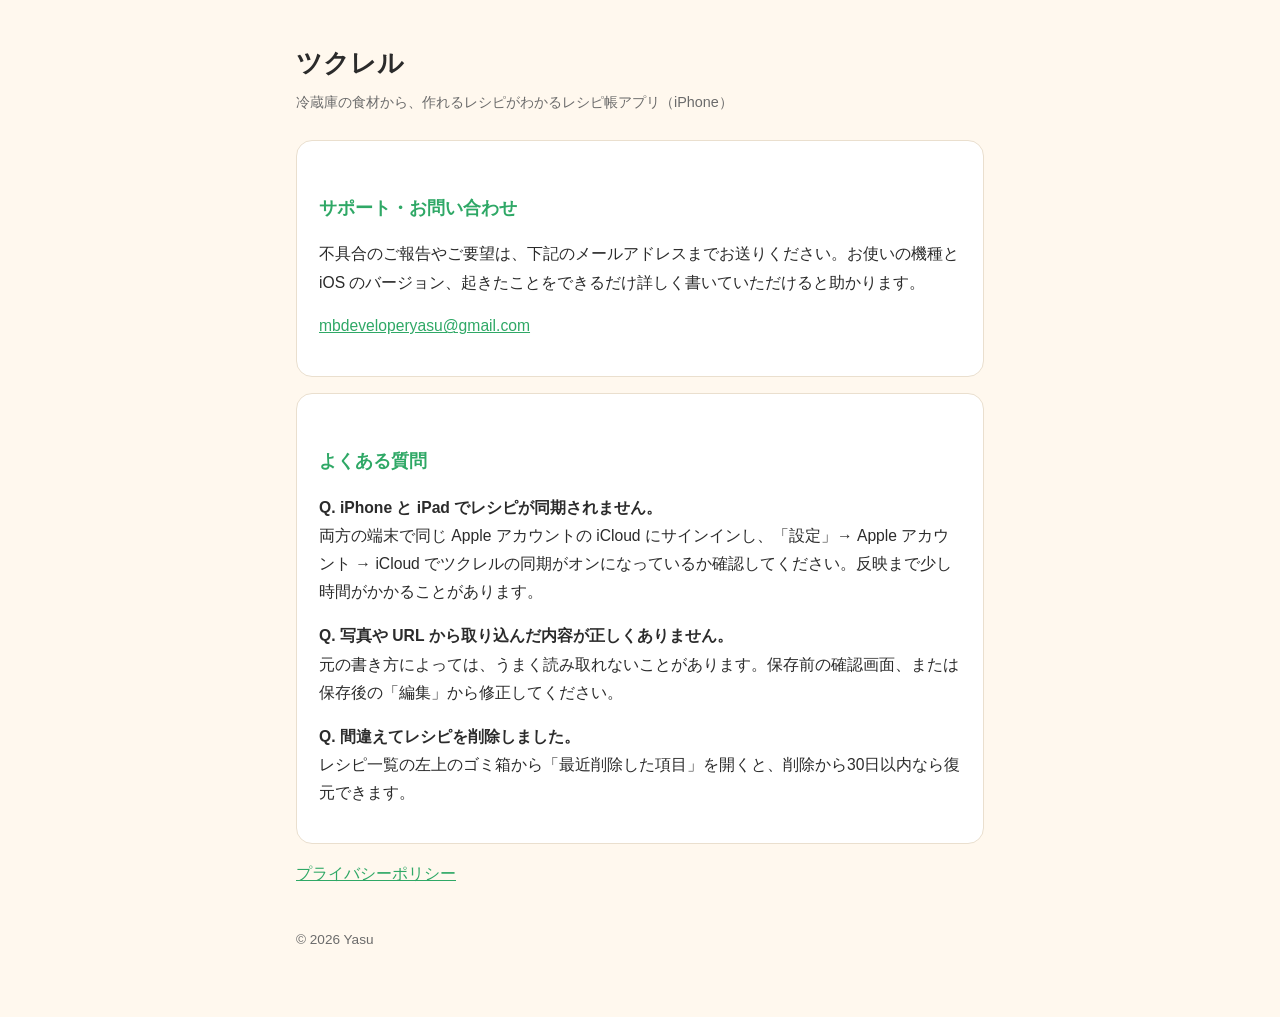
<file: index.html>
<!doctype html>
<html lang="ja">
<head>
<meta charset="utf-8">
<meta name="viewport" content="width=device-width, initial-scale=1">
<title>ツクレル サポート</title>
<link rel="stylesheet" href="style.css">
</head>
<body>
<main>
<h1>ツクレル</h1>
<p class="sub">冷蔵庫の食材から、作れるレシピがわかるレシピ帳アプリ（iPhone）</p>

<div class="card">
<h2>サポート・お問い合わせ</h2>
<p>不具合のご報告やご要望は、下記のメールアドレスまでお送りください。お使いの機種と iOS のバージョン、起きたことをできるだけ詳しく書いていただけると助かります。</p>
<p><a href="mailto:mbdeveloperyasu@gmail.com">mbdeveloperyasu@gmail.com</a></p>
</div>

<div class="card">
<h2>よくある質問</h2>
<p><strong>Q. iPhone と iPad でレシピが同期されません。</strong><br>
両方の端末で同じ Apple アカウントの iCloud にサインインし、「設定」→ Apple アカウント → iCloud でツクレルの同期がオンになっているか確認してください。反映まで少し時間がかかることがあります。</p>
<p><strong>Q. 写真や URL から取り込んだ内容が正しくありません。</strong><br>
元の書き方によっては、うまく読み取れないことがあります。保存前の確認画面、または保存後の「編集」から修正してください。</p>
<p><strong>Q. 間違えてレシピを削除しました。</strong><br>
レシピ一覧の左上のゴミ箱から「最近削除した項目」を開くと、削除から30日以内なら復元できます。</p>
</div>

<p><a href="privacy.html">プライバシーポリシー</a></p>
<footer>© 2026 Yasu</footer>
</main>
</body>
</html>
</file>
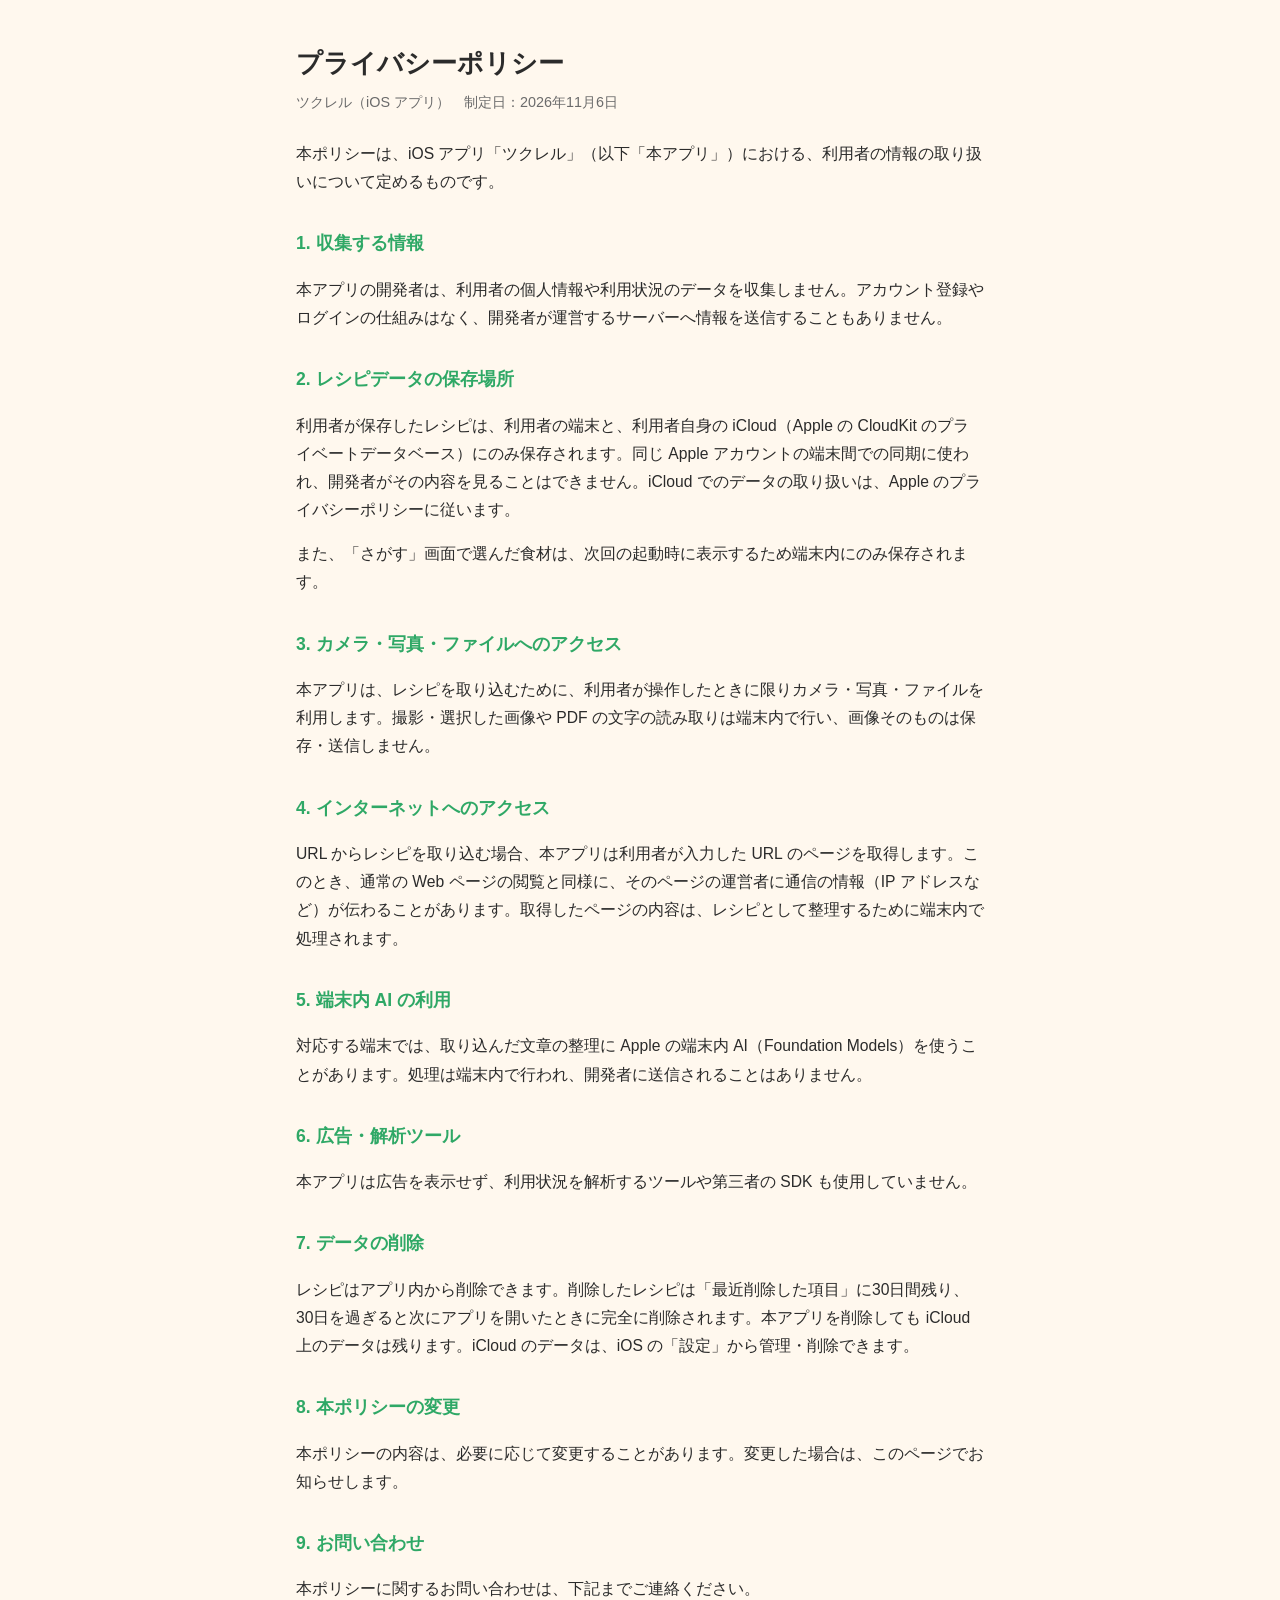
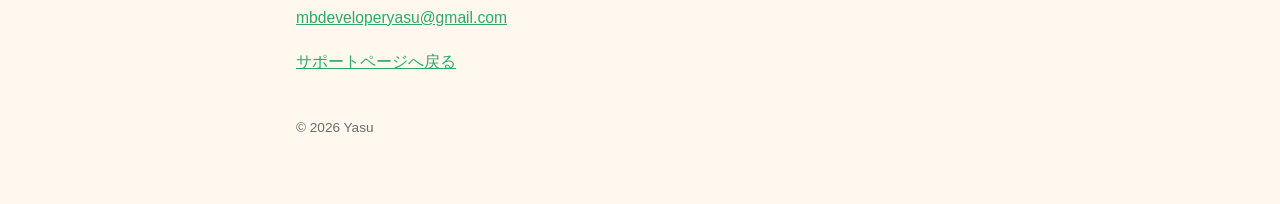
<file: privacy.html>
<!doctype html>
<html lang="ja">
<head>
<meta charset="utf-8">
<meta name="viewport" content="width=device-width, initial-scale=1">
<title>ツクレル プライバシーポリシー</title>
<link rel="stylesheet" href="style.css">
</head>
<body>
<main>
<h1>プライバシーポリシー</h1>
<p class="sub">ツクレル（iOS アプリ）　制定日：2026年11月6日</p>

<p>本ポリシーは、iOS アプリ「ツクレル」（以下「本アプリ」）における、利用者の情報の取り扱いについて定めるものです。</p>

<h2>1. 収集する情報</h2>
<p>本アプリの開発者は、利用者の個人情報や利用状況のデータを収集しません。アカウント登録やログインの仕組みはなく、開発者が運営するサーバーへ情報を送信することもありません。</p>

<h2>2. レシピデータの保存場所</h2>
<p>利用者が保存したレシピは、利用者の端末と、利用者自身の iCloud（Apple の CloudKit のプライベートデータベース）にのみ保存されます。同じ Apple アカウントの端末間での同期に使われ、開発者がその内容を見ることはできません。iCloud でのデータの取り扱いは、Apple のプライバシーポリシーに従います。</p>
<p>また、「さがす」画面で選んだ食材は、次回の起動時に表示するため端末内にのみ保存されます。</p>

<h2>3. カメラ・写真・ファイルへのアクセス</h2>
<p>本アプリは、レシピを取り込むために、利用者が操作したときに限りカメラ・写真・ファイルを利用します。撮影・選択した画像や PDF の文字の読み取りは端末内で行い、画像そのものは保存・送信しません。</p>

<h2>4. インターネットへのアクセス</h2>
<p>URL からレシピを取り込む場合、本アプリは利用者が入力した URL のページを取得します。このとき、通常の Web ページの閲覧と同様に、そのページの運営者に通信の情報（IP アドレスなど）が伝わることがあります。取得したページの内容は、レシピとして整理するために端末内で処理されます。</p>

<h2>5. 端末内 AI の利用</h2>
<p>対応する端末では、取り込んだ文章の整理に Apple の端末内 AI（Foundation Models）を使うことがあります。処理は端末内で行われ、開発者に送信されることはありません。</p>

<h2>6. 広告・解析ツール</h2>
<p>本アプリは広告を表示せず、利用状況を解析するツールや第三者の SDK も使用していません。</p>

<h2>7. データの削除</h2>
<p>レシピはアプリ内から削除できます。削除したレシピは「最近削除した項目」に30日間残り、30日を過ぎると次にアプリを開いたときに完全に削除されます。本アプリを削除しても iCloud 上のデータは残ります。iCloud のデータは、iOS の「設定」から管理・削除できます。</p>

<h2>8. 本ポリシーの変更</h2>
<p>本ポリシーの内容は、必要に応じて変更することがあります。変更した場合は、このページでお知らせします。</p>

<h2>9. お問い合わせ</h2>
<p>本ポリシーに関するお問い合わせは、下記までご連絡ください。<br>
<a href="mailto:mbdeveloperyasu@gmail.com">mbdeveloperyasu@gmail.com</a></p>

<p><a href="index.html">サポートページへ戻る</a></p>
<footer>© 2026 Yasu</footer>
</main>
</body>
</html>
</file>
<file: style.css>
:root{--bg:#fff8ee;--card:#ffffff;--ink:#2b2b2b;--sub:#6b6b6b;--accent:#2fa866;--line:#eadfce}
@media (prefers-color-scheme:dark){:root{--bg:#1c1a17;--card:#26231f;--ink:#f1ece4;--sub:#b3aa9c;--accent:#4cc283;--line:#3a352e}}
*{box-sizing:border-box}
body{margin:0;background:var(--bg);color:var(--ink);font-family:-apple-system,BlinkMacSystemFont,"Hiragino Sans","Noto Sans JP",sans-serif;line-height:1.8}
main{max-width:720px;margin:0 auto;padding:40px 16px 64px}
h1{font-size:1.6rem;margin:0 0 4px}
h2{font-size:1.1rem;margin:32px 0 8px;color:var(--accent)}
p,li{font-size:.98rem}
.sub{color:var(--sub);font-size:.9rem;margin:0 0 24px}
.card{background:var(--card);border:1px solid var(--line);border-radius:16px;padding:20px 22px;margin:16px 0}
a{color:var(--accent)}
ul{padding-left:1.3em}
footer{color:var(--sub);font-size:.85rem;margin-top:40px}
</file>
